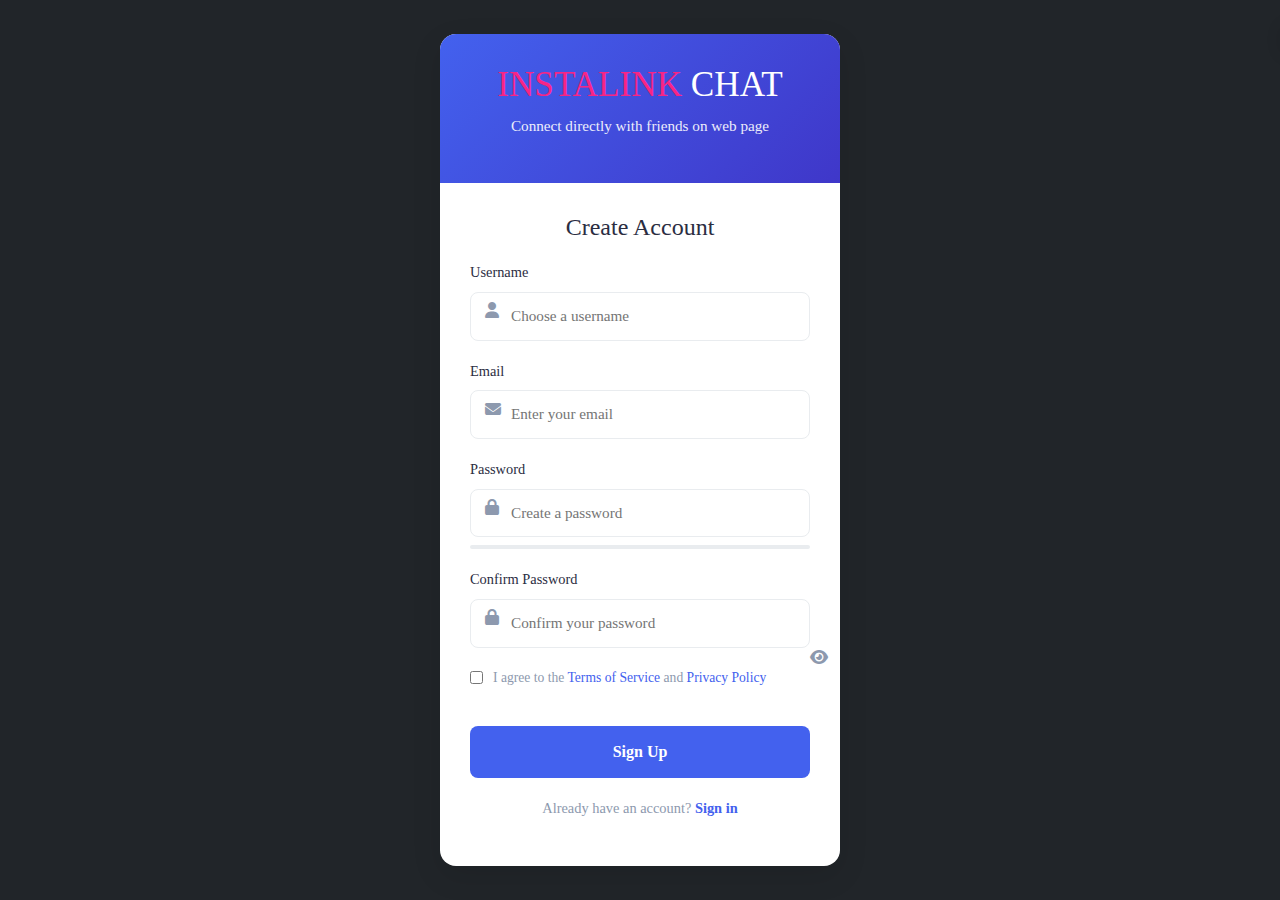
<file: index.html>
<!DOCTYPE html>
<html lang="en">
<head>
    <meta charset="UTF-8">
    <meta name="viewport" content="width=device-width, initial-scale=1.0">
      <meta name="description" content="Instalink chat , your online web browser peer to peer chat,chat with friends and family.">
    <title>Instalink chat Register</title>
    <link rel="stylesheet" href="login.css">
    <link rel="stylesheet" href="https://cdnjs.cloudflare.com/ajax/libs/font-awesome/6.4.0/css/all.min.css">
    <link rel="stylesheet" href="https://fonts.googleapis.com/css2?family=Roboto:wght@400;500;700&family=Poppins:wght@300;400;500;600&display=swap" rel="stylesheet">
    <link rel="stylesheet" href="https://cdnjs.cloudflare.com/ajax/libs/animate.css/4.1.1/animate.min.css">
       <link rel="stylesheet" href="https://cdn.jsdelivr.net/npm/bootstrap@5.3.0-alpha3/dist/css/bootstrap.min.css">
    <style>
        body{
            background-color: #212529;
        }
        </style>
</head>
<body>
    <div class="auth-container">
        <div class="auth-card">
            <div class="auth-header">
                <h1><span class="accent">INSTALINK</span>  CHAT</h1>
                <p>Connect directly with friends on web page</p>
            </div>
            
            <div class="auth-forms">
                
                <form id="registerForm" class="auth-form active">
                    <h2>Create Account</h2>
                    <div class="form-group">
                        <label for="regUsername">Username</label>
                        <input type="text" id="regUsername" placeholder="Choose a username" required>
                        <i class="fas fa-user"></i>
                    </div>
                    <div class="form-group">
                        <label for="regEmail">Email</label>
                        <input type="email" id="regEmail" placeholder="Enter your email" required>
                        <i class="fas fa-envelope"></i>
                    </div>
                    <div class="form-group">
                        <label for="regPassword">Password</label>
                        <input type="password" id="regPassword" placeholder="Create a password" required>
                        <i class="fas fa-lock"></i>
                        <div class="password-strength"></div>
                    </div>
                    <div class="form-group">
                        <label for="regConfirmPassword">Confirm Password</label>
                        <input type="password" id="regConfirmPassword" placeholder="Confirm your password" required>
                        <i class="fas fa-lock"></i>
                        <button type="button" class="toggle-password"><i class="fas fa-eye"></i></button>
                    </div>
                    <div class="form-group checkbox">
                        

                        
                        <input type="checkbox" id="agreeTerms" required>
                        
                        <label for="agreeTerms">I agree to the <a href="terms.html">Terms of Service</a> and <a href="privacy.html">Privacy Policy</a></label>
               
                    </div>
                    <button type="submit" class="auth-btn">Sign Up</button>
                    <p class="auth-switch">Already have an account? <a                   href="login.html">Sign in</a></p>
                </form>
            </div>
        </div>
        
        <div class="auth-notification" id="authNotification"></div>
    </div>
    
    <script src="auth.js"></script>
</body>
</html>
</file>
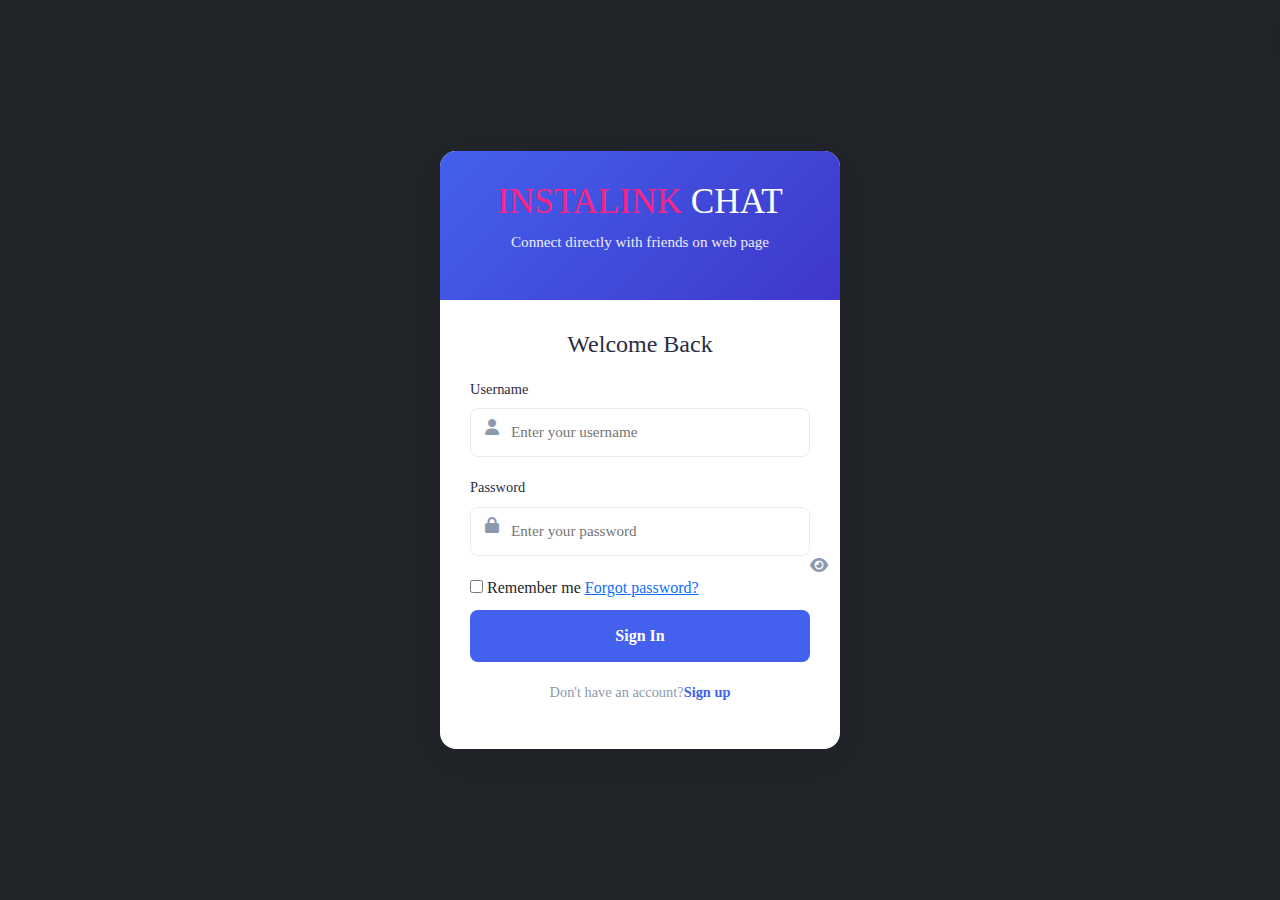
<file: login.html>
<!DOCTYPE html>
<html lang="en">
<head>
    <meta charset="UTF-8">
    <meta name="viewport" content="width=device-width, initial-scale=1.0">
    <title>Instalink chat | Login</title>
    <link rel="stylesheet" href="login.css">
    <link rel="stylesheet" href="https://cdnjs.cloudflare.com/ajax/libs/font-awesome/6.4.0/css/all.min.css">
      <link rel="stylesheet" href="https://cdnjs.cloudflare.com/ajax/libs/font-awesome/6.4.0/css/all.min.css">
    
    <link rel="stylesheet" href="https://cdnjs.cloudflare.com/ajax/libs/font-awesome/6.4.0/css/all.min.css">
    <link href="https://fonts.googleapis.com/css2?family=Roboto:wght@400;500;700&family=Poppins:wght@300;400;500;600&display=swap" rel="stylesheet">
    <link rel="stylesheet" href="https://cdnjs.cloudflare.com/ajax/libs/animate.css/4.1.1/animate.min.css">
       <link rel="stylesheet" href="https://cdn.jsdelivr.net/npm/bootstrap@5.3.0-alpha3/dist/css/bootstrap.min.css">
    <style>
        body{
            background-color: #212529;
        }
        </style>
</head>
<body>
    <div class="auth-container">
        <div class="auth-card">
            <div class="auth-header">
                <h1><span class="accent">INSTALINK</span> CHAT</h1>
                <p>Connect directly with friends on web page</p>
            </div>
            
            <div class="auth-forms">
                
                <form id="loginForm" class="auth-form active">
                    <h2>Welcome Back</h2>
                    <div class="form-group">
                        <label for="loginUsername">Username</label>
                        <input type="text" id="loginUsername" placeholder="Enter your username" required>
                        <i class="fas fa-user"></i>
                    </div>
                    <div class="form-group">
                        <label for="loginPassword">Password</label>
                        <input type="password" id="loginPassword" placeholder="Enter your password" required>
                        <i class="fas fa-lock"></i>
                        <button type="button" class="toggle-password"><i class="fas fa-eye"></i></button>
                    </div>
                    <div class="form-options">
                        <label>
                            <input type="checkbox" id="rememberMe"> Remember me
                        </label>
                        <a href="forgot.html" id="forgotPassword">Forgot password?</a>
                    </div>
                    <button type="submit" class="auth-btn">Sign In</button>
                    <p class="auth-switch">Don't have an account?<a href="index.html">Sign up</a></p>
                </form>
            </div>
        </div>
        
        <div class="auth-notification" id="authNotification"></div>
    </div>
    
    <script src="auth.js"></script>
</body>
</html>
</file>
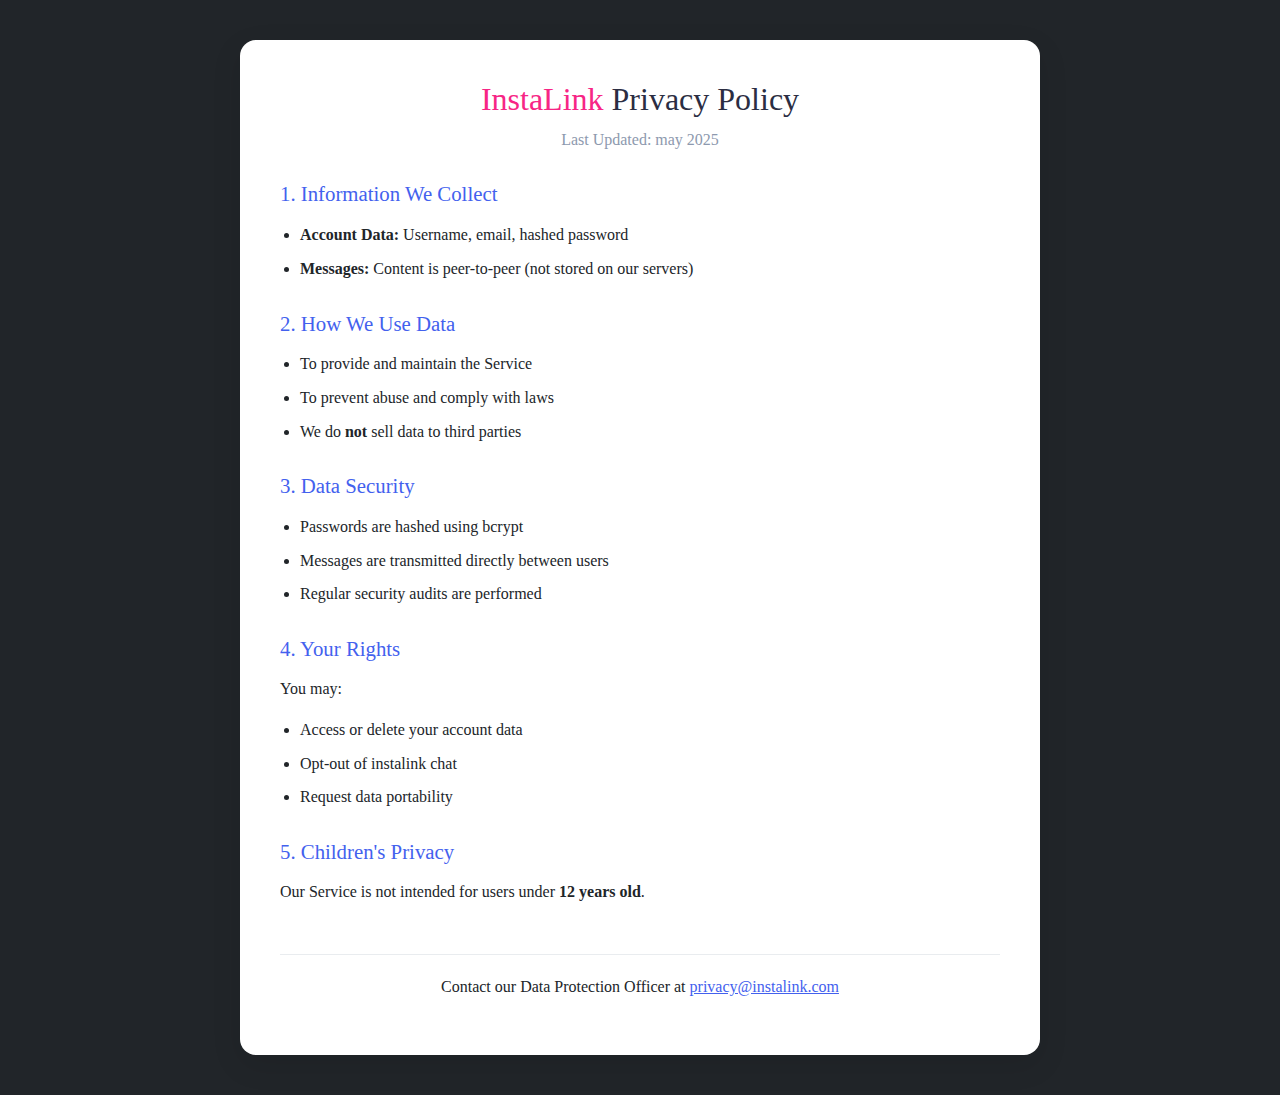
<file: privacy.html>
<!DOCTYPE html>
<html lang="en">
<head>
    <meta charset="UTF-8">
    <meta name="viewport" content="width=device-width, initial-scale=1.0">
    <title>InstaLink - Privacy Policy</title>
    <link rel="stylesheet" href="login.css">
    <link rel="stylesheet" href="https://cdnjs.cloudflare.com/ajax/libs/font-awesome/6.4.0/css/all.min.css">
     
     <link rel="stylesheet" href="https://fonts.googleapis.com/css2?family=Roboto:wght@400;500;700&family=Poppins:wght@300;400;500;600&display=swap" rel="stylesheet">
    <link rel="stylesheet" href="https://cdnjs.cloudflare.com/ajax/libs/animate.css/4.1.1/animate.min.css">
       <link rel="stylesheet" href="https://cdn.jsdelivr.net/npm/bootstrap@5.3.0-alpha3/dist/css/bootstrap.min.css">
    
    <style>
        body{
            background-color:#212529;
        }
    </style>
</head>
<body>
    <div class="legal-container">
        <div class="legal-card">
            <div class="legal-header">
                <h1><span class="accent">InstaLink</span> Privacy Policy</h1>
                <p>Last Updated: may 2025</p>
            </div>
            
            <div class="legal-content">
                <section>
                    <h2>1. Information We Collect</h2>
                    <ul>
                        <li><strong>Account Data:</strong> Username, email, hashed password</li>
                        <li><strong>Messages:</strong> Content is peer-to-peer (not stored on our servers)</li>
                        
                    </ul>
                </section>

                <section>
                    <h2>2. How We Use Data</h2>
                    <ul>
                        <li>To provide and maintain the Service</li>
                        <li>To prevent abuse and comply with laws</li>
                        <li>We do <strong>not</strong> sell data to third parties</li>
                    </ul>
                </section>

                <section>
                    <h2>3. Data Security</h2>
                    <ul>
                        <li>Passwords are hashed using bcrypt</li>
                        <li>Messages are transmitted directly between users</li>
                        <li>Regular security audits are performed</li>
                    </ul>
                </section>

                <section>
                    <h2>4. Your Rights</h2>
                    <p>You may:</p>
                    <ul>
                        <li>Access or delete your account data</li>
                        <li>Opt-out of instalink chat</li>
                        <li>Request data portability</li>
                    </ul>
                </section>

                <section>
                    <h2>5. Children's Privacy</h2>
                    <p>Our Service is not intended for users under <strong>12 years old</strong>.</p>
                </section>

                <div class="legal-footer">
                    <p>Contact our Data Protection Officer at <a href="mailto: ibezimdaniel90@gmail.com">privacy@instalink.com</a></p>
                    
                </div>
            </div>
        </div>
    </div>
</body>
</html>
</file>
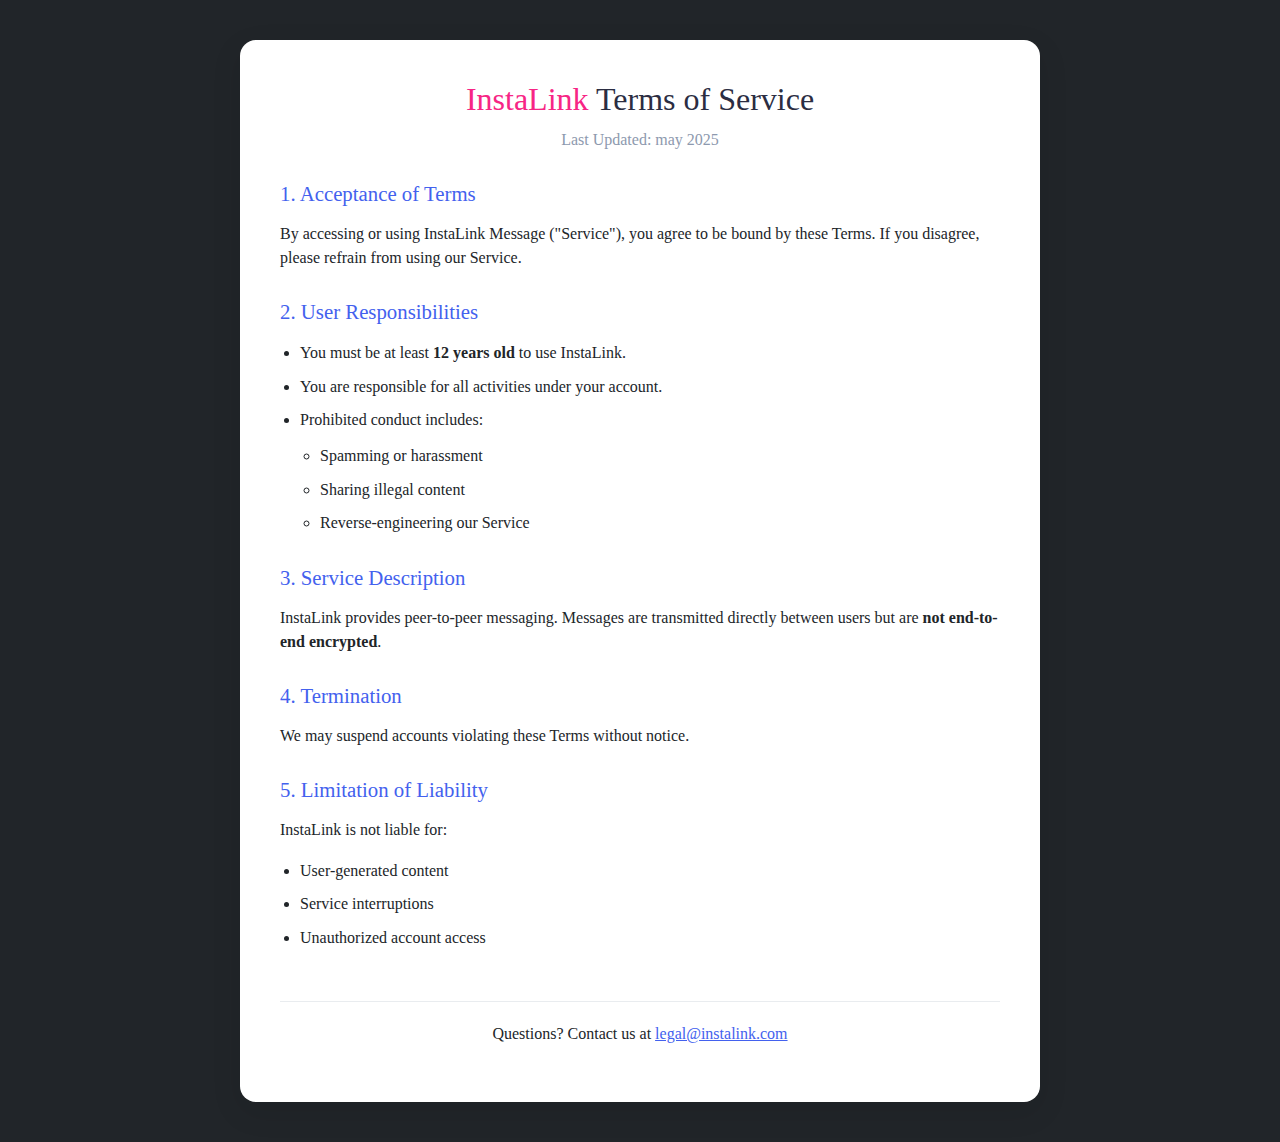
<file: terms.html>
<!DOCTYPE html>
<html lang="en">
<head>
    <meta charset="UTF-8">
    <meta name="viewport" content="width=device-width, initial-scale=1.0">
    <title>InstaLink - Terms of Service</title>
    <link rel="stylesheet" href="login.css">
    <link rel="stylesheet" href="https://cdnjs.cloudflare.com/ajax/libs/font-awesome/6.4.0/css/all.min.css">
      <link rel="stylesheet" href="https://fonts.googleapis.com/css2?family=Roboto:wght@400;500;700&family=Poppins:wght@300;400;500;600&display=swap" rel="stylesheet">
    <link rel="stylesheet" href="https://cdnjs.cloudflare.com/ajax/libs/animate.css/4.1.1/animate.min.css">
       <link rel="stylesheet" href="https://cdn.jsdelivr.net/npm/bootstrap@5.3.0-alpha3/dist/css/bootstrap.min.css">
    <style>
        body{
            background-color:#212529;
        }
        </style>
</head>
<body>
    <div class="legal-container">
        <div class="legal-card">
            <div class="legal-header">
                <h1><span class="accent">InstaLink</span> Terms of Service</h1>
                <p>Last Updated: may 2025</p>
            </div>
            
            <div class="legal-content">
                <section>
                    <h2>1. Acceptance of Terms</h2>
                    <p>By accessing or using InstaLink Message ("Service"), you agree to be bound by these Terms. If you disagree, please refrain from using our Service.</p>
                </section>

                <section>
                    <h2>2. User Responsibilities</h2>
                    <ul>
                        <li>You must be at least <strong>12 years old</strong> to use InstaLink.</li>
                        <li>You are responsible for all activities under your account.</li>
                        <li>Prohibited conduct includes:
                            <ul>
                                <li>Spamming or harassment</li>
                                <li>Sharing illegal content</li>
                                <li>Reverse-engineering our Service</li>
                            </ul>
                        </li>
                    </ul>
                </section>

                <section>
                    <h2>3. Service Description</h2>
                    <p>InstaLink provides peer-to-peer messaging. Messages are transmitted directly between users but are <strong>not end-to-end encrypted</strong>.</p>
                </section>

                <section>
                    <h2>4. Termination</h2>
                    <p>We may suspend accounts violating these Terms without notice.</p>
                </section>

                <section>
                    <h2 I>5. Limitation of Liability</h2>
                    <p>InstaLink is not liable for:</p>
                    <ul>
                        <li>User-generated content</li>
                        <li>Service interruptions</li>
                        <li>Unauthorized account access</li>
                    </ul>
                </section>

                <div class="legal-footer">
                    <p>Questions? Contact us at <a href="mailto: ibezimdaniel90@gmail.com">legal@instalink.com</a></p>
                    
                </div>
            </div>
        </div>
    </div>
</body>
</html>
</file>
<file: login.css>
:root {
    --primary: #4361ee;
    --primary-light: #4895ef;
    --secondary: #3f37c9;
    --success: #4cc9f0;
    --danger: #f72585;
    --text: #2b2d42;
    --text-light: #8d99ae;
    --bg: #f8f9fa;
    --card: #ffffff;
    --border: #e9ecef;
}

* {
    margin: 0;
    padding: 0;
    box-sizing: border-box;
    font-family: 'times new roman', Tahoma, Geneva, Verdana, sans-serif;
}

body {
    background: var(--bg);
    color: var(--text);
    min-height: 100vh;
    display: flex;
    justify-content: center;
    align-items: center;
    line-height: 1.6;
    padding: 20px;
}

.auth-container {
    width: 100%;
    max-width: 1200px;
    display: flex;
    flex-direction: column;
    align-items: center;
}

.auth-card {
    background: var(--card);
    border-radius: 16px;
    box-shadow: 0 10px 30px rgba(0, 0, 0, 0.1);
    overflow: hidden;
    width: 100%;
    max-width: 400px;
}

.auth-header {
    background: linear-gradient(135deg, var(--primary), var(--secondary));
    color: white;
    padding: 30px 20px;
    text-align: center;
}

.auth-header h1 {
    font-size: 2.2rem;
    margin-bottom: 8px;
}

.auth-header p {
    opacity: 0.9;
    font-size: 0.95rem;
}

.accent {
    color: var(--danger);
}

.auth-forms {
    padding: 30px;
}

.auth-form {
    width: 100%;
}

.auth-form h2 {
    margin-bottom: 20px;
    color: var(--text);
    font-size: 1.5rem;
    text-align: center;
}

.form-group {
    margin-bottom: 20px;
    position: relative;
}

.form-group label {
    display: block;
    margin-bottom: 8px;
    font-size: 0.9rem;
    color: var(--text);
    font-weight: 500;
}

.form-group input {
    width: 100%;
    padding: 12px 15px 12px 40px;
    border: 1px solid var(--border);
    border-radius: 8px;
    font-size: 0.95rem;
    transition: all 0.3s ease;
}

.form-group input:focus {
    border-color: var(--primary-light);
    box-shadow: 0 0 0 3px rgba(67, 97, 238, 0.2);
    outline: none;
}

.form-group i {
    position: absolute;
    left: 15px;
    top: 40px;
    color: var(--text-light);
    font-size: 1rem;
}

.toggle-password {
    position: absolute;
    right: 15px;
    top: 40px;
    background: none;
    border: none;
    color: var(--text-light);
    cursor: pointer;
    font-size: 1rem;
}

.password-strength {
    height: 4px;
    background: var(--border);
    border-radius: 2px;
    margin-top: 8px;
    overflow: hidden;
}

.password-strength::before {
    content: '';
    display: block;
    height: 100%;
    width: 0%;
    background: var(--danger);
    transition: width 0.3s ease;
}

.checkbox {
    display: flex;
    align-items: flex-start;
    gap: 10px;
    margin: 20px 0;
}

.checkbox input {
    width: auto;
    margin-top: 3px;
}

.checkbox label {
    font-size: 0.85rem;
    color: var(--text-light);
    font-weight: normal;
}

.checkbox a {
    color: var(--primary);
    text-decoration: none;
}

.auth-btn {
    width: 100%;
    padding: 14px;
    background: var(--primary);
    color: white;
    border: none;
    border-radius: 8px;
    font-size: 1rem;
    font-weight: 600;
    cursor: pointer;
    transition: all 0.3s ease;
    margin-top: 10px;
}

.auth-btn:hover {
    background: var(--secondary);
    transform: translateY(-2px);
}

.auth-switch {
    text-align: center;
    margin-top: 20px;
    font-size: 0.9rem;
    color: var(--text-light);
}

.auth-switch a {
    color: var(--primary);
    text-decoration: none;
    font-weight: 600;
    transition: color 0.2s ease;
}

.auth-switch a:hover {
    color: var(--secondary);
}

.auth-notification {
    position: fixed;
    top: 20px;
    right: 20px;
    background: var(--card);
    padding: 15px 20px;
    border-radius: 8px;
    box-shadow: 0 5px 15px rgba(0, 0, 0, 0.1);
    transform: translateX(150%);
    transition: transform 0.3s ease;
    max-width: 300px;
    display: flex;
    align-items: center;
    gap: 10px;
}

.auth-notification.show {
    transform: translateX(0);
}

.auth-notification.success {
    border-left: 4px solid var(--success);
}

.auth-notification.error {
    border-left: 4px solid var(--danger);
}

.auth-notification i {
    font-size: 1.2rem;
}

.auth-notification.success i {
    color: var(--success);
}

.auth-notification.error i {
    color: var(--danger);
}

/* Responsive Design */
@media (max-width: 480px) {
    body {
        padding: 10px;
    }
    
    .auth-header {
        padding: 25px 15px;
    }
    
    .auth-forms {
        padding: 25px 20px;
    }
    
    .auth-btn {
        padding: 12px;
    }
}
/* Legal Pages Styling */
.legal-container {
    width: 100%;
    max-width: 1200px;
    padding: 20px;
    display: flex;
    justify-content: center;
}

.legal-card {
    background: var(--card);
    border-radius: 16px;
    box-shadow: 0 10px 30px rgba(0, 0, 0, 0.1);
    width: 100%;
    max-width: 800px;
    padding: 40px;
}

.legal-header {
    text-align: center;
    margin-bottom: 30px;
}

.legal-header h1 {
    font-size: 2rem;
    color: var(--text);
    margin-bottom: 10px;
}

.legal-header p {
    color: var(--text-light);
}

.legal-content section {
    margin-bottom: 30px;
}

.legal-content h2 {
    color: var(--primary);
    font-size: 1.3rem;
    margin-bottom: 15px;
}

.legal-content ul {
    padding-left: 20px;
    margin: 10px 0;
}

.legal-content li {
    margin-bottom: 8px;
    line-height: 1.6;
}

.legal-footer {
    text-align: center;
    margin-top: 50px;
    border-top: 1px solid var(--border);
    padding-top: 20px;
}

.legal-footer a {
    color: var(--primary);
}
</file>
